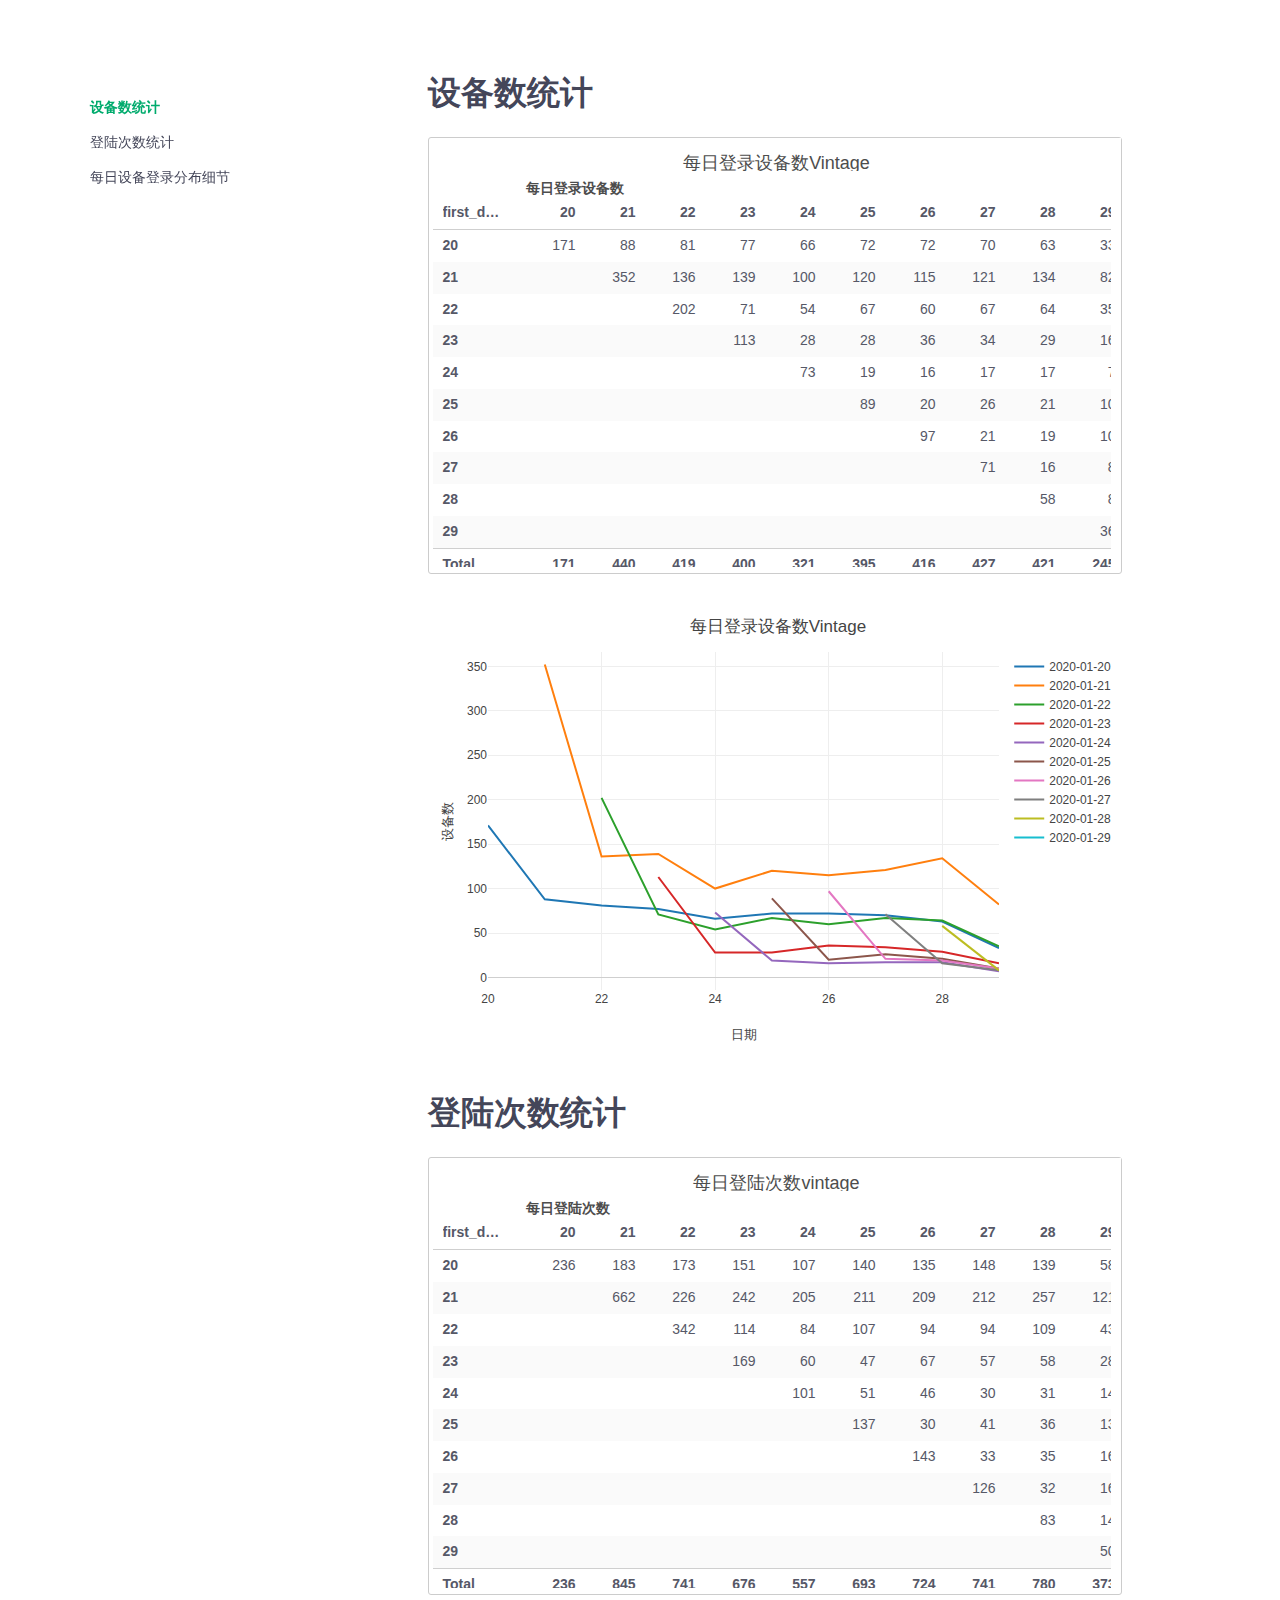
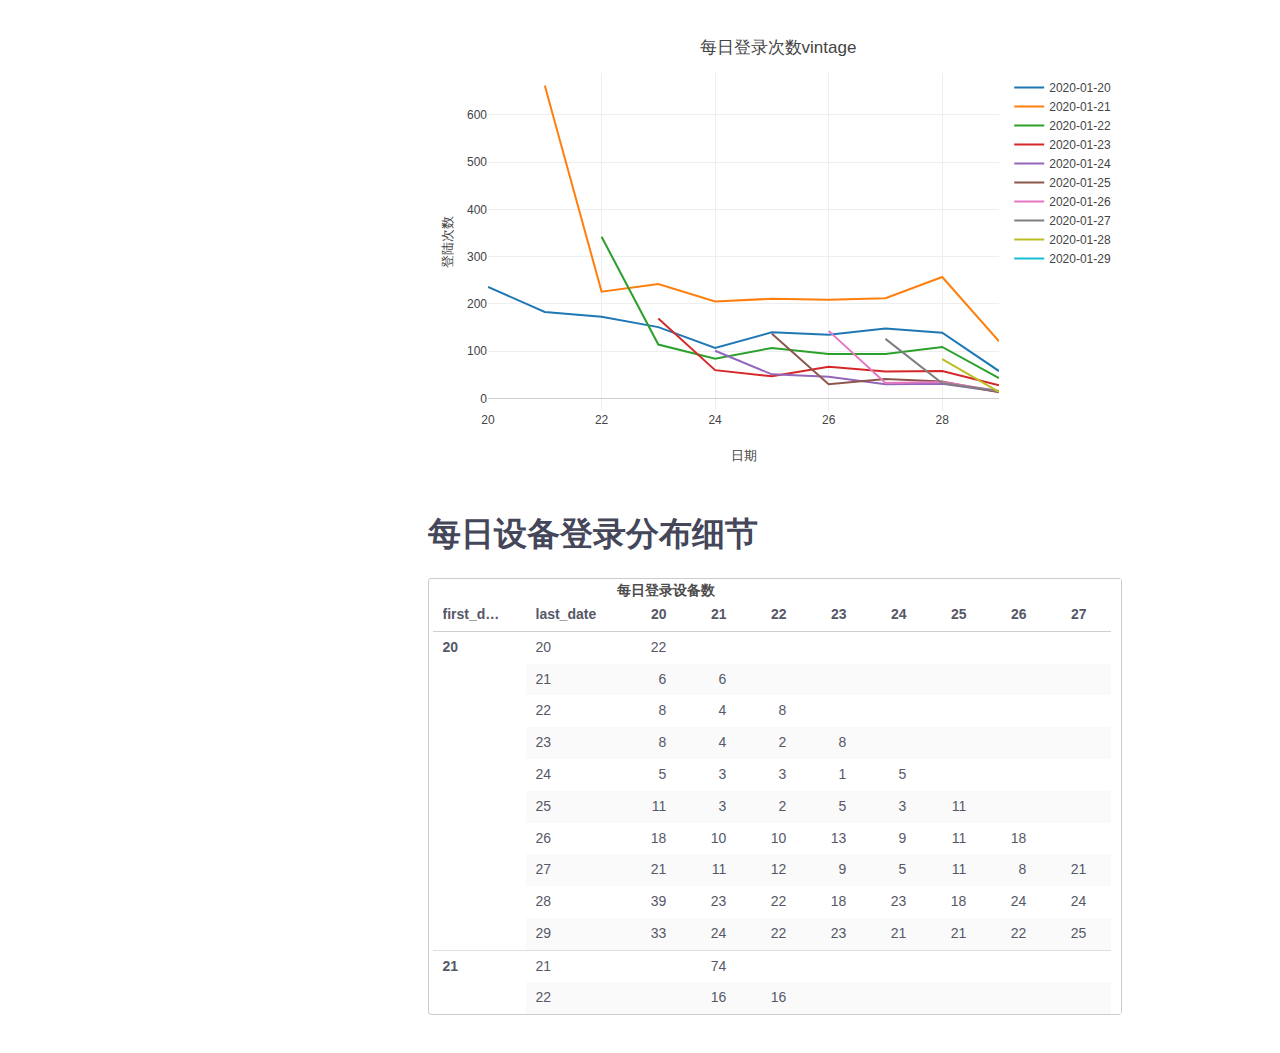
<file: index.html>
<!DOCTYPE html>

<html xmlns="http://www.w3.org/1999/xhtml">

<head>

<meta charset="utf-8" />
<meta http-equiv="Content-Type" content="text/html; charset=utf-8" />
<meta name="generator" content="pandoc" />




<title></title>

<script src="libs/jquery-1.11.3/jquery.min.js"></script>
<meta name="viewport" content="width=device-width, initial-scale=1" />
<link href="libs/bootstrap-3.3.5/css/bootstrap.min.css" rel="stylesheet" />
<script src="libs/bootstrap-3.3.5/js/bootstrap.min.js"></script>
<script src="libs/bootstrap-3.3.5/shim/html5shiv.min.js"></script>
<script src="libs/bootstrap-3.3.5/shim/respond.min.js"></script>
<script src="libs/jqueryui-1.11.4/jquery-ui.min.js"></script>
<link href="libs/tocify-1.9.1/jquery.tocify.css" rel="stylesheet" />
<script src="libs/tocify-1.9.1/jquery.tocify.js"></script>
<script src="libs/navigation-1.1/tabsets.js"></script>
<script src="libs/navigation-1.1/codefolding.js"></script>
<meta name="viewport" content="width=device-width, initial-scale=1.0, maximum-scale=1.0, minimum-scale=1.0, user-scalable=no, target-densityDpi=device-dpi" />
<link href="https://maxcdn.bootstrapcdn.com/font-awesome/4.7.0/css/font-awesome.min.css" rel="stylesheet"></link>
<script src="libs/exploratory/resources/jquery.min.js?cb=cb1580390346687"></script>
<script src="libs/exploratory/resources/d3.min.js?cb=cb1580390346687"></script>
<script src="libs/exploratory/resources/chroma.min.js?cb=cb1580390346687"></script>
<script src="libs/exploratory/resources/viz.min.js?cb=cb1580390346687"></script>
<style  type="text/css">
  /* R output adjustment */
  .viz-container img.r-output {
    /* Cancel styles on the R output chart image.*/
    transform: none!IMPORTANT;
    position: initial!IMPORTANT;
    top: initial!IMPORTANT;
    left: initial!IMPORTANT;
  }
</style>
<script src="libs/exploratory/resources/plotly.min.js?cb=cb1580390346687"></script>
<style  type="text/css">
  /* plotly exploratory extension */
  .js-plotly-plot .plotly .legendpoints  .pointtext  text {
    visibility: hidden!important;
  }
  /**
   * Workaround to make the circles in the legend in even size. 
   * https://community.plot.ly/t/controlling-legend-circle-size-in-bubble-plot/3418
   * https://stackoverflow.com/questions/40098827/r-plotly-version-4-5-2-scatterplot-legend-bubble-size-settings
   * https://stackoverflow.com/questions/524696/how-to-create-a-style-tag-with-javascript
   */
  .legendpoints path.scatterpts[d*="A"] { 
    d: path('M 3.2 0 A 3.2 3.2 0 1 1 0 -3.2 A 3.2 3.2 0 0 1 3.2 0 Z'); 
  }

</style>
<link href="libs/exploratory/resources/pivot.css?cb=cb1580390346687" rel="stylesheet"></link>
<script src="libs/exploratory/resources/jquery.balloon.min.js?cb=cb1580390346687"></script>

<style  type="text/css">
  /* pivot adjustment */
  .pivot-metainfo {
    display:none;
  }
  .viz-container {
   -webkit-font-smoothing: antialiased;
   -moz-osx-font-smoothing: grayscale;
  }
</style>
<script src="libs/exploratory/layout/hpe3mjf6.js"></script>
<script src="libs/exploratory/layout/UKZ0aIO1.js"></script>
<script src="libs/exploratory/layout/qWR6sZn1.js"></script>
<script src="libs/exploratory/layout/Wjf9hjP9.js"></script>
<script src="libs/exploratory/layout/jla8spO0.js"></script>




<style type="text/css">
h1 {
  font-size: 34px;
}
h1.title {
  font-size: 38px;
}
h2 {
  font-size: 30px;
}
h3 {
  font-size: 24px;
}
h4 {
  font-size: 18px;
}
h5 {
  font-size: 16px;
}
h6 {
  font-size: 12px;
}
.table th:not([align]) {
  text-align: left;
}
</style>

<link rel="stylesheet" href="libs/exploratory/resources/note-base.css" type="text/css" />
<link rel="stylesheet" href="libs/exploratory/resources/note-mobile.css" type="text/css" />

</head>

<body>

<style type = "text/css">
.main-container {
  max-width: 940px;
  margin-left: auto;
  margin-right: auto;
}
code {
  color: inherit;
  background-color: rgba(0, 0, 0, 0.04);
}
img {
  max-width:100%;
  height: auto;
}
.tabbed-pane {
  padding-top: 12px;
}
button.code-folding-btn:focus {
  outline: none;
}
</style>



<div class="container-fluid main-container">

<!-- tabsets -->
<script>
$(document).ready(function () {
  window.buildTabsets("TOC");
});
</script>

<!-- code folding -->
<style type="text/css">
.code-folding-btn { margin-bottom: 4px; }
</style>
<script>
$(document).ready(function () {
  window.initializeCodeFolding("hide" === "show");
});
</script>




<script>
$(document).ready(function ()  {

    // move toc-ignore selectors from section div to header
    $('div.section.toc-ignore')
        .removeClass('toc-ignore')
        .children('h1,h2,h3,h4,h5').addClass('toc-ignore');

    // establish options
    var options = {
      selectors: "h1,h2,h3",
      theme: "bootstrap3",
      context: '.toc-content',
      hashGenerator: function (text) {
        // adding '_' for the hash. Somehow single word without special chars corrupts the layout.
        return '_'+text.replace(/[.\\/?&!#<>]/g, '').replace(/\s/g, '_').toLowerCase();
      },
      ignoreSelector: ".toc-ignore",
      scrollTo: 0
    };
    options.showAndHide = false;
    options.smoothScroll = true;

    // tocify
    var toc = $("#TOC").tocify(options).data("toc-tocify");
});
</script>

<style type="text/css">

#TOC {
  margin: 25px 0px 20px 0px;
}
@media (max-width: 768px) {
#TOC {
  position: relative;
  width: 100%;
}
}


div.toc-content {
  padding-left: 80px;
  padding-right: 40px;
  max-width:820px; /* 700px (main body width) + padding left/right */ 
}

div.main-container {
  max-width: 1200px;
}

div.tocify {
  width: 20%;
  max-width: 260px;
  max-height: 85%;
}

@media (min-width: 768px) and (max-width: 991px) {
  div.tocify {
    width: 25%;
  }
  div.toc-content {
    padding-left: 40px;
    padding-right: 40px;
    max-width:770px; /* 700px (main body width) + padding left/right */ 
  }
}

@media (max-width: 767px) {
  div.tocify {
    width: 100%;
    max-width: none;
  }
  div.toc-content {
    width: 100%;
    padding-left: 15px;
    padding-right: 15px;
    max-width:none;
  }
}

.tocify ul, .tocify li {
  line-height: 20px;
}

.tocify-subheader .tocify-item {
  font-size: 0.90em;
  padding-left: 25px;
  text-indent: 0;
}

.tocify .list-group-item {
  border-radius: 0px;
}

.tocify-subheader {
  display: inline;
}
.tocify-subheader .tocify-item {
  font-size: 0.95em;
}

</style>

<!-- setup 3col/9col grid for toc_float and main content  -->
<div class="row-fluid">
<div class="col-xs-12 col-sm-4 col-md-3">
<div id="TOC" class="tocify">
</div>
</div>

<div class="toc-content col-xs-12 col-sm-8 col-md-9">



<style type="text/css">
/* Styles for plain html output with 2-column layout, which is 
   with TOC floating on the left hand side case.  */ 
.main-container {
}

/* Adjust toc styles */
.tocify-subheader .tocify-item {
  padding-left: 15px;
}
/* h3 and lower headers */
.tocify-subheader .tocify-subheader .tocify-item {
  padding-left: 30px;
}
/* override TOC default top margin */
#TOC {
  margin-top: 57px;
  padding-right:20px;
  color: #444659;
}
@media (max-width: 768px) {
  /* shorter top margin for mobile */
  #TOC { 
    margin-top:25px; padding-right:0px;
  }
}


</style>

<div class="fluid-row" id="header">

<div class="btn-group pull-right">
<button type="button" class="btn btn-default btn-xs dropdown-toggle" data-toggle="dropdown" aria-haspopup="true" aria-expanded="false"><span>Code</span> <span class="caret"></span></button>
<ul class="dropdown-menu" style="min-width: 50px;">
<li><a id="rmd-show-all-code" href="#">Show All Code</a></li>
<li><a id="rmd-hide-all-code" href="#">Hide All Code</a></li>
</ul>
</div>




</div>


<div id="设备数统计" class="section level1">
<h1>设备数统计</h1>
<script data-id="viz_1" data-object-name="viz_hpe3mjf6" data-viz="hpe3mjf6" data-height="normal" data-width="normal" ></script><div data-id="viz_1" style="width:100%; height:400px; display:table;margin-bottom:38px" class="viz-rendering-error viz-loading"><div style="width:100%; height:100%; display:table-cell; vertical-align:middle; text-align:center; font-size:14px; color:#999; background-color:white;font-family:sans-serif "><div>Loading... </div></div></div>
<script data-id="viz_2" data-object-name="viz_UKZ0aIO1" data-viz="UKZ0aIO1" data-height="normal" data-width="normal" ></script><div data-id="viz_2" style="width:100%; height:400px; display:table;margin-bottom:38px" class="viz-rendering-error viz-loading"><div style="width:100%; height:100%; display:table-cell; vertical-align:middle; text-align:center; font-size:14px; color:#999; background-color:white;font-family:sans-serif "><div>Loading... </div></div></div>
</div>
<div id="登陆次数统计" class="section level1">
<h1>登陆次数统计</h1>
<script data-id="viz_3" data-object-name="viz_qWR6sZn1" data-viz="qWR6sZn1" data-height="normal" data-width="normal" ></script><div data-id="viz_3" style="width:100%; height:400px; display:table;margin-bottom:38px" class="viz-rendering-error viz-loading"><div style="width:100%; height:100%; display:table-cell; vertical-align:middle; text-align:center; font-size:14px; color:#999; background-color:white;font-family:sans-serif "><div>Loading... </div></div></div>
<script data-id="viz_4" data-object-name="viz_Wjf9hjP9" data-viz="Wjf9hjP9" data-height="normal" data-width="normal" ></script><div data-id="viz_4" style="width:100%; height:400px; display:table;margin-bottom:38px" class="viz-rendering-error viz-loading"><div style="width:100%; height:100%; display:table-cell; vertical-align:middle; text-align:center; font-size:14px; color:#999; background-color:white;font-family:sans-serif "><div>Loading... </div></div></div>
</div>
<div id="每日设备登录分布细节" class="section level1">
<h1>每日设备登录分布细节</h1>
<script data-id="viz_5" data-object-name="viz_jla8spO0" data-viz="jla8spO0" data-height="normal" data-width="normal" ></script><div data-id="viz_5" style="width:100%; height:400px; display:table;margin-bottom:38px" class="viz-rendering-error viz-loading"><div style="width:100%; height:100%; display:table-cell; vertical-align:middle; text-align:center; font-size:14px; color:#999; background-color:white;font-family:sans-serif "><div>Loading... </div></div></div>
</div>

<!-- BEGIN: Exploratory custom footer -->

<script>

var FULL_WIDTH_MARGIN_SIDE = 60;
var $body = $(document.body);
var screenWidth = $body.width();
// The default body max-width is set to 782px so if it is less than 902px 
// (782 + 60 left margin + 60 right margin) we cancel stretching images. 
$('img[width="full"]').each(function() {
  var $elem = $(this);
  if (screenWidth > 902) {
    $elem.attr("width", "");  // remove "full"
    var elemOffsetLeft = $elem.offset().left;
    $elem.css({"width": (screenWidth - (FULL_WIDTH_MARGIN_SIDE*2) )+'px', "max-width": (screenWidth - (FULL_WIDTH_MARGIN_SIDE*2) )+'px', "margin-left": (-1 *(elemOffsetLeft - FULL_WIDTH_MARGIN_SIDE)) + "px" });
  } else {
    $elem.attr("width", "100%"); // replace "full" with "100%"
  }
});

$('a').each(function(index, a){
  var $link = $(this);
  if($link.attr('href') && !$link.attr('href').startsWith('file')){// tab has a with href="file" so exclude tab
    $link.attr('target','_blank'); // make sure link opens another tab or window.
  }
});


</script>

<script>


// Find exploratory vizs
var $vizs = $("script[data-id]");
// View area width. 
var screenWidth = $(document.body).width();
// View area height. 
var screenHeight = $(window).height();

// In case of shared note, the note is loaded in the iframe so the screen
// height is shorter than the actual screen size so we need to adjust it.
// Accessing the parent fails if you open it locally (including opening on desktop) 
// because of the cross origin so just to check. 
if (!/^file:/.test(window.location.href)) {
  var offset = $(window.parent.document).find("iframe.markdown-content-frame").offset();
  if (offset && offset.top) {
    screenHeight+=offset.top;
  }
}

var _generateSnapshot = function() {
  var $elem = $(this); // this <a> tag
  var id = $elem.attr("data-id").replace(/^a\-/, "");
  var objectName = $elem.attr("data-object-name");
  var analyticsName = null;

  var viz = window[objectName];
  if (!window._datauris) 
    window._datauris = {};
  
  // If it is analytics, find the viz metadata in analytics json.
  if (/^analytics_/.test(id)) {
    var vizName = $elem.attr("data-viz");
    // If no corresponding metadata found, just return. 
    if (!viz.vizs[vizName]) {
      return;
    }
    analyticsName = viz.name;
    viz = viz.vizs[vizName].metadata;
  }
  
  if (VizUtil.isPivot(viz.options.marker)) {
      // do nothing.
  } else if (VizUtil.isLeaflet(viz.options.marker)) {
    var map = window._leaflet_map_objs[id];
    var options = {
      exclude: ['.leaflet-control-zoom', '.leaflet-control-attribution', '.info-box'],
      format: 'image/png'
    };
    return map.export(options)
    .then(function(res) {
      window._datauris[id] = res ? res.data : "null";
      return null;
    })
    .catch(function(e){
      window._datauris[id] = "null";
    });
  } else if (VizUtil.isROutput(viz.options.marker)) {
  } else if (VizUtil.isPlotly(viz.options.marker)) {
    // plotly
    var graphDiv = document.querySelector('div[data-id="div-'+id+'"] .js-plotly-plot');
    var origw = graphDiv.clientWidth;
    var origh = graphDiv.scrollHeight;
    var width = 1200; 
    var height = graphDiv.scrollHeight > graphDiv.clientHeight ? width * origh / origw : 800;
    return Plotly.toImage(graphDiv,  {format: "png", width: width, height: height})
    .then(function(res){
      window._datauris[id] = !!res ? res : "null";
    }) 
    .catch(function(e){
      window._datauris[id] = "null";
    });
  }

};

var _processViz = function() {
  
  var $elem = $(this); // This script tag
  var id = $elem.attr("data-id");
  var objectName = $elem.attr("data-object-name");
  // Hide loading placeholer
  // It could match multiple elements if there are same charts.
  $('.viz-loading[data-id="'+id+'"]').hide();
  // Backward compatibility. The rmarkdown renders the old cached data if available.
  $('.viz-rendering-error[id="loading-'+id+'"]').hide();
  
  var viz = window[objectName];
  var vizName = $elem.attr("data-viz");
  var analyticsName = null;

  // If it is analytics, find the viz metadata in analytics json.
  if (/^analytics_/.test(id)) {
    if (viz.vizs[vizName]) {
      analyticsName = viz.name;
      viz = VizUtil.analyticify(viz.vizs[vizName].metadata);
    } else {
      // If no metadata found, just set viz to null. 
      // Usually it shouldn't happen but just in case it happens. #9689
      viz = null;
    }
  }

  var containerWidth = $elem.parent().width();

  // The default body max-width: 782px. 
  // The default body width including margin: 902px (782 + 60(side margin) * 2), 
  var FULL_WIDTH_MARGIN_SIDE = screenWidth > 902 ? 60 : 0;  
  var FULL_HEIGHT_MARGIN_TOP = 10;  

  var isFullHeightMode = false;
  var isFullWidthMode = false;

  // User-specified height
  var userHeightStr = $elem.attr("data-height");
  var userHeight = null;
  if (userHeightStr) {
    if (userHeightStr==="full") {
      isFullHeightMode = true;
      userHeight = screenHeight  - FULL_HEIGHT_MARGIN_TOP;
    } else if (/%$/.test(userHeightStr)) {
      userHeight = parseInt(userHeightStr.replace("%",""));
      userHeight = isNaN(userHeight) ? null : (screenHeight * userHeight / 100) - FULL_HEIGHT_MARGIN_TOP;
    } else {
      userHeight = parseInt(userHeightStr.replace("px",""));
      userHeight = isNaN(userHeight) ? null : userHeight;
    }
  }
  // User-specified width
  var userWidthStr = $elem.attr("data-width");
  var userWidth = null;
  if (userWidthStr) {
    if (userWidthStr==="full") {
      isFullWidthMode = true;
      userWidth = screenWidth - FULL_WIDTH_MARGIN_SIDE*2;
    } else if (/%$/.test(userWidthStr)) {
      userWidth = parseInt(userWidthStr.replace("%",""));
      userWidth = isNaN(userWidth) ? null : (screenWidth * userWidth / 100) - (FULL_WIDTH_MARGIN_SIDE*2);
    } else {
      userWidth = parseInt(userWidthStr.replace("px",""));
      userWidth = isNaN(userWidth) ? null : userWidth;
    }
  }

  // Special handling. If user specified "full" for width and nothing 
  // specified for height, set the height to the screen height. 
  if (isFullWidthMode && !userHeight) {
    userHeight = screenHeight  - FULL_HEIGHT_MARGIN_TOP;
  }

  // Set the min height. If userHeight is available, just use it. 
  // If not, try to set a rectangle shape. Use landscape mode If the screen is 
  // large enough. If small (mobile case), use portrait mode.
  var minHeight = userHeight || (containerWidth<500 ? containerWidth*8/5 : containerWidth*5/8);

  // Insert a viz canvas div right after the script tag.
  var $div = $("<div>").attr('data-id','div-'+id).css({"min-height":minHeight+"px", "margin-bottom":"38px" }).addClass("viz-container markdown-viz-container")   
  $elem.after($div);
  // If viz is not available, render no data and exit. 
  if (!viz) {
    $div.height(minHeight);
    VizUtil.renderNoData($div[0], "No chart data found: "+vizName);
    // Mark it as rendered.
    window._vizRenderingStatus[id] = true;  
    return;
  } 
 
  // Add a border to table/pivot
  if ( /^(table|pivot)$/.test(viz.options.marker)) {
    $div.css({"border-radius":"3px", "border":"1px solid rgb(204,204,204)", "padding":"0px 0px 0px 4px"});
  }
  // If plotly viz, add white background color to make viz visible on TOC
  // if the viz width="full".
  if (! /^(table|pivot|map|maphmap|geojson)/.test(viz.options.marker)) {
    $div.css({"background-color": "#ffffff"});
  }


  var $trigger = $("<a>").attr({'data-id':'a-'+id, 'data-viz':vizName, 'data-object-name':objectName}).addClass("viz-snapshot-trigger").click(_generateSnapshot);
  $elem.after($trigger);   

  var divWidth  = $div.width(); 
  var divHeight = $div.height();
  var width = userWidth ||  divWidth;
  var height = userHeight || divHeight

  // If no scroll specified for height, not to set hight to let the div 
  // expand to fit the content without the vertical scrollbar. 

  // allow full height setting only if 
  // 1. the viz is either pivot or table, or 
  // 2. plotly chart with repeating.
  var allowFullHeight = !!viz.options.facet || /^(table|pivot)$/.test(viz.options.marker);
  if (isFullHeightMode && allowFullHeight) {
    // In case of full height setting, not to specify height. 
  } else if (!userHeight && VizUtil.isROutput(viz.options.marker)) {
    // In case of R-based output chart and hight is not specified explicitly 
    // by user, not to set the height to use the full chart area div width. #14492. 
  } else {
    $div.css({'height': height+'px'});
  }

  $div.css({'width': width+'px'});

  // If the width is given by user, adjust the left margin to locate the viz 
  // in the center. If it is in the full width mode, adjust the margin based 
  // on the screen size. 
  if (isFullWidthMode) {
    $div.css('margin-left', ((-1 * ($div.offset().left - FULL_WIDTH_MARGIN_SIDE)) + 'px'));
  } else if (userWidth && userWidth !== divWidth) {
    $div.css('margin-left', ((userWidth - divWidth) / 2 * -1 ) + 'px');
  }

  // in case of facet, make the viz width a bit smaller for the vert scroll bar. 
  viz.options.width = (!viz.options.facet ? width : width-20);
  viz.options.height= height;

  // Show no data message if data is empty. 
  // Some chart can render its own no data message so bypass for those cases. 
  if (VizUtil.shouldRenderNoData(viz.options.data, viz.options)) {
    VizUtil.renderNoData($div[0]);
    // Mark it as rendered.
    window._vizRenderingStatus[id] = true;    
    return;
  }

  if (VizUtil.isPivot(viz.options.marker)) {
    // Render pivot table
    PivotTableGenerator.render(viz.options, viz.options.data, $div[0]);
    // adjust height 
    var pTitleHeight = $div.find('.pivot-title').outerHeight(true); 
    if ($div.find('.pivot-title').hasClass("hidden")) {
      pTitleHeight = 0;
    }
    var pColTitleHeight = $div.find('.pivot-col-title').outerHeight(true);
    if ($div.find('.pivot-col-title').hasClass("hidden")) {
      pColTitleHeight = 0;
    }
    var pHeaderHeight = $div.find('.pivot-table-frame.pivot-table-col-header-frame').outerHeight();
    var pBodyHeight = $div.find('.pivot-table-frame.pivot-table-body-frame').outerHeight();
    var horizScrollBarHeight = 18;
    var pHeight = pTitleHeight + pColTitleHeight + pHeaderHeight + pBodyHeight + horizScrollBarHeight;
    //console.log(pTitleHeight + " " +pColTitleHeight + " " + pHeaderHeight + " " + pBodyHeight + " " + pHeight + " " + $div.height())
    if (viz.options.marker==="singlevalue"){
      $div.css({'height':'120px', 'min-height':'120px'});
    } else if (pHeight < $div.height()) {
      $div.css({"height": (pHeight)+'px', "min-height":""});
    }

  } else if (VizUtil.isLeaflet(viz.options.marker)) {
    // Render leaflet map
    switch (viz.options.marker) {
      case 'map':
      case 'maphmap':
        $div.parent().parent().css({"background-color":"#fff"});
        MapGenerator.render(viz.options, viz.options.data, $div[0]);
        break;
      case 'geojson':
        $div.parent().parent().css({"background-color":"#fff"});
        var geojsonObjectName = 'geojson_' + viz.options.geojson; 
        MapGenerator.render(viz.options, viz.options.data, $div[0], window[geojsonObjectName]);
        break;
      default:
        break;
    }
  } else if (VizUtil.isROutput(viz.options.marker)) {
    // Locate the image in center.
    $div.css({'text-align': 'center'});
    // Render R output
    ROutputGenerator.render(viz.options, {"outputFile": [ "libs/exploratory/layout_output/"+ (analyticsName ? analyticsName+"-" : "") + viz.name+".png"]}, $div[0], true);
  } else if (VizUtil.isPlotly(viz.options.marker)) {
    // Render plotly graph
    $div.css({"overflow-y":"auto"});
    PlotlyGraphGenerator.render(viz.options, viz.options.data, $div[0], true);
  }

  // Mark it as rendered.
  window._vizRenderingStatus[id] = true;
}

// Track the viz rendering status. 
window._vizRenderingStatus = {};

$vizs.each(function(index) {
  window._vizRenderingStatus[$(this).attr("data-id")] = false;
  setTimeout(_processViz.bind(this) ,50);
});


</script>
<!-- END: Exploratory custom footer -->


</div>
</div>

</div>

<script>

// add bootstrap table styles to pandoc tables
function bootstrapStylePandocTables() {
  $('tr.header').parent('thead').parent('table').addClass('table table-condensed');
}
$(document).ready(function () {
  bootstrapStylePandocTables();
});


</script>


</body>
</html>
</file>
<file: libs/exploratory/resources/pivot.css>
/* pivot */
/* Make this css compatible because it needs to be embedded in server side and note. */
/* Also, please do not use scss variables. */

.pivot-view {
  margin-top:0px;
  width: 100%;
  height: 100%;
  overflow: hidden;
  border-right: 5px solid transparent; /* margin-right somehow doesn't work with width:100% */
  font-size:14px;
  background-color: #fff;
  position:relative;
  padding-top:27px;
}

.pivot-col-header-view {
  width: 100%;
  height: 28px;
  border-right: 5px solid transparent; /* margin-right somehow doesn't work with width:100% */
  font-size:14px;
  background-color: #fff;
  position: absolute;
  left:0;
  top:0;
  overflow-x: hidden; 
  overflow-y: hidden;
}

.pivot-body-view {
  width: 100%;
  height: 100%; /*calc( 100% - 28px );*/
  overflow: auto;
  border-right: 5px solid transparent; /* margin-right somehow doesn't work with width:100% */
  font-size:14px;
  background-color: #fff;
  position:relative;
}  


.pivot-table-frame {
  display:table;
}
.pivot-table-frame .pivot-row {
  display:table-row;
}
.pivot-table-frame .pivot-row .pivot-cell {
  display:table-cell;
}

.pivot-view .pivot-table-frame .pivot-row .pivot-cell {
  /* border-right: 1px solid #dfdfdf;*/
  /* border-bottom: 1px solid #dfdfdf;*/
  background-color: #fff;
  padding: 4px 10px;
  min-width: 60px;
  max-width: 150px;
  overflow: hidden;
  text-overflow: ellipsis;
  text-align:right;
  white-space: nowrap;
  font-family: 'Helvetica Neue', Arial, Helvetica, "ヒラギノ角ゴ Pro W3", "Hiragino Kaku Gothic Pro", "ヒラギノ角ゴシック","Hiragino Sans", "Hiragino Kaku Gothic", "Meiryo UI", "メイリオ", Meiryo, "ＭＳ Ｐゴシック", "MS PGothic", sans-serif;
}
.pivot-view .pivot-table-frame .pivot-row .pivot-cell.text-col {
  text-align:left; 
}


.pivot-view .pivot-table-frame .pivot-row:nth-of-type(2n+1) .pivot-cell{
  background-color:#fafafa;
}

.pivot-view .pivot-table-frame .pivot-row .pivot-cell:first-of-type {
  /* border-left: 1px solid #dfdfdf;*/
}
.pivot-view .pivot-table-frame .pivot-row .pivot-cell.header {
  /* background-color: #f0f0f0;*/
  text-align:right; /* same alignment as measure numbers*/
  font-weight: bold;
  /* max-width: 150px;*/
  background-color: #fff;
  border-bottom: 1px solid #cfcfcf;
  /* font-family:Georgia, Palatino, serif;*/
}


.pivot-view .pivot-table-frame .pivot-row .pivot-cell.total {
  text-align:right; 
  font-weight: bold;
  background-color: #fff;
  border-top: 1px solid #cfcfcf;
}
.pivot-view .pivot-table-frame .pivot-row .pivot-cell.total.text-col {
  text-align:left; 
}
.pivot-view .pivot-table-frame .pivot-row .pivot-cell.row-total{
  border-top: 0px;
  font-weight: bold;
  text-align:right; 
}
.pivot-view .pivot-table-frame .pivot-row .pivot-cell.row-total.text-col{
  text-align:left; 
}


.pivot-view .pivot-table-frame .pivot-row .pivot-cell.row-header {
  text-align:left; 
  padding-right:20px;
  max-width: 250px;
}

.pivot-view .pivot-table-frame .pivot-row .pivot-cell.row-header.wrap {
  white-space:initial;
  min-width:250px; /* set the same value with max-width above to make it fix size */ 
  padding-right:5px;
}

.pivot-view .pivot-table-frame .pivot-row .pivot-cell.row-header.wrap-responsive-width {
  white-space:initial;
  padding-right:5px;
}

.pivot-view .pivot-table-frame .pivot-row .pivot-cell.header.col-header {
  cursor:pointer;
  position:relative;
}

.pivot-view .pivot-table-frame .pivot-row .pivot-cell.header.col-header.with-sort > .pivot-cell-text > i{
  position:absolute;
  top: 7px;
  right: 0;
}

.pivot-view .pivot-table-frame .pivot-row .pivot-cell.header.col-header.text-col,
.pivot-view .pivot-table-frame .pivot-row .pivot-cell.header.row-header.text-col {
  text-align:left; 
}

.pivot-view .pivot-table-frame .pivot-row .pivot-cell.row-header.no-bottom-border {
  border-bottom:0px solid white;
}

.pivot-view .pivot-table-frame .pivot-row .pivot-cell.row-header.bottom-border {
  border-bottom:1px solid #dfdfdf;
}
.pivot-view .pivot-table-frame .pivot-row .pivot-cell.bottom-border {
  border-bottom:1px solid #dfdfdf;
}

.pivot-view .pivot-table-frame .pivot-row .pivot-cell.header.row-header {
  text-align:left; 
  max-width: 250px;
}

/* table case */
.pivot-view.type-table .pivot-table-frame .pivot-row .pivot-cell {
  /* text-align:left; */ 
  max-width: 400px;
}

.pivot-view .pivot-table-frame .pivot-row .pivot-cell.row-header.grouped {
  background-color:#fff; 
}
.pivot-view .pivot-table-frame .pivot-row .pivot-cell.row-header.thick {
  font-weight:bold; 
}


.pivot-view .pivot-table-frame .pivot-row:first-of-type .pivot-cell {
  /* border-top: 1px solid #dfdfdf;*/
  text-align:right;
}

.pivot-view .pivot-table-frame .pivot-row .pivot-cell a ,
.pivot-view .pivot-table-frame .pivot-row .pivot-cell a:hover,
.pivot-view .pivot-table-frame .pivot-row .pivot-cell a:active,
.pivot-view .pivot-table-frame .pivot-row .pivot-cell a:focus {
  color: inherit;
  text-decoration: underline;
}

.pivot-view .pivot-table-frame .pivot-row .pivot-cell a.no-text-deco {
  text-decoration: none;
}

.pivot-metainfo {
  margin-top: -22px;
  position: absolute;
  height:18px;
  font-size: 12px;
  color: #999;
  font-family: 'Helvetica Neue', Arial, Helvetica, "ヒラギノ角ゴ Pro W3", "Hiragino Kaku Gothic Pro", "ヒラギノ角ゴシック","Hiragino Sans", "Hiragino Kaku Gothic", "Meiryo UI", "メイリオ", Meiryo, "ＭＳ Ｐゴシック", "MS PGothic", sans-serif;
  padding-left:11px;
  background-color: #fff;
}
.pivot-metainfo.with-title {
  margin-top: -10px;
}

.pivot-title {
  height: 33px;
  text-align: center;
  font-size: 18px;
  font-weight: 500;
  padding-top: 10px;
  white-space: nowrap;
  overflow: hidden;
  text-overflow: ellipsis;
  color: #4d4d4d;
  font-family: 'Helvetica Neue', Arial, Helvetica, "ヒラギノ角ゴ Pro W3", "Hiragino Kaku Gothic Pro", "ヒラギノ角ゴシック","Hiragino Sans", "Hiragino Kaku Gothic", "Meiryo UI", "メイリオ", Meiryo, "ＭＳ Ｐゴシック", "MS PGothic", sans-serif;
  background-color: #fff;
  margin-bottom:6px;

}    
.pivot-title.hidden {
  display: none;
}

.pivot-col-title {
  height: 20px;
  font-size:14px;
  padding-left:10px;
  text-align: left;
  font-weight: bold;
  white-space: nowrap;
  overflow: hidden;
  text-overflow: ellipsis;
  color: #4d4d4d;
  font-family: 'Helvetica Neue', Arial, Helvetica, "ヒラギノ角ゴ Pro W3", "Hiragino Kaku Gothic Pro", "ヒラギノ角ゴシック","Hiragino Sans", "Hiragino Kaku Gothic", "Meiryo UI", "メイリオ", Meiryo, "ＭＳ Ｐゴシック", "MS PGothic", sans-serif;
  background-color: #fff;
}    
.pivot-col-title.hidden {
  display: none;
}



.pivot-table-frame.pivot-data-popover .pivot-row .pivot-cell {
}
.pivot-table-frame.pivot-data-popover  .pivot-row .pivot-cell.value-cell {
  color: #111;
  font-weight:bold;
  
}

.pivot-balloon-style {
  border: 1px solid #ddd;
  border-radius: 2px;
  padding: 10px 8px;
  font-size: 14px;
  font-weight: normal;
  background-color: #fff;
  color: #555;
  box-shadow: 2px 2px 1px #ddd;
  z-index: 1050; /* VizPreviewDialog uses 1040 so it should be bigger than that. */
}


.pivot-col-header-view .pivot-cell.header .pivot-cell-text {
  text-overflow: ellipsis;
  overflow:hidden;
  width: 100%;
}


.pivot-body-view .pivot-cell.header.col-header, .pivot-body-view .pivot-cell.header.row-header {
  height: 0px!important;
  overflow:hidden;
  padding-top:0px;
  padding-bottom:0px;
  line-height:0px;
}
.pivot-body-view .pivot-cell.header.col-header .pivot-cell-text, .pivot-body-view .pivot-cell.header.row-header .pivot-cell-text {
  height: 0px!important;
  overflow:hidden;
  text-overflow: ellipsis;
  display: inline-block;
  width: 100%;
}


.single-value-box {
  width:100%;
  position:relative;
  display: table;
}

.single-value-box .single-value-innerbox {
  border-radius:2px;
  font-family: "Helvetica Neue", Arial, Helvetica, "ヒラギノ角ゴ Pro W3", "Hiragino Kaku Gothic Pro", "ヒラギノ角ゴシック","Hiragino Sans", "Hiragino Kaku Gothic", "Meiryo UI", "メイリオ", Meiryo, "ＭＳ Ｐゴシック", "MS PGothic", sans-serif;
  display:table-cell;
  vertical-align:middle;

}
.single-value-box .single-value-innerbox .single-value-text {
  font-size:38px;
  line-height:1.2em;
  font-weight:bold;
  margin-bottom:10px;
  white-space:nowrap;
  overflow:hidden;
  text-overflow:ellipsis;
}
.single-value-box .single-value-innerbox .single-value-caption {
  font-size:15px;
  line-height:1.3em;
  white-space:nowrap;
  overflow:hidden;
  text-overflow:ellipsis;
}
.single-value-box .single-value-icon{
  position:absolute;
  top:25px;
  right:25px;
  font-size:80px;
  color:rgba(0, 0, 0, 0.15);
}
</file>
<file: libs/exploratory/resources/note-base.css>
/* styles for html output */ 

@font-face {
  font-family: octicons-link;
  src: url([data-uri]) format('woff');
}

.main-container {
  -ms-text-size-adjust: 100%;
  -webkit-text-size-adjust: 100%;
  -webkit-font-smoothing: antialiased;
  line-height: 1.7;
  color:#565867; 
  font-family: "Helvetica Neue", Arial, Helvetica, "ヒラギノ角ゴシック","Hiragino Sans", "メイリオ", Meiryo, "ＭＳ Ｐゴシック", "MS PGothic", sans-serif;
  font-size: 17px;
  word-wrap: break-word;
  padding-top:30px;
}

.main-container .viz-container, .main-container table {
  font-family: "Helvetica Neue", Arial, Helvetica, "ヒラギノ角ゴシック","Hiragino Sans", "メイリオ", Meiryo, "ＭＳ Ｐゴシック", "MS PGothic", sans-serif;
}
.main-container .pl-c {
  color: #6a737d;
}

.main-container .pl-c1,
.main-container .pl-s .pl-v {
  color: #005cc5;
}

.main-container .pl-e,
.main-container .pl-en {
  color: #6f42c1;
}

.main-container .pl-smi,
.main-container .pl-s .pl-s1 {
  color: #24292e;
}

.main-container .pl-ent {
  color: #22863a;
}

.main-container .pl-k {
  color: #d73a49;
}

.main-container .pl-s,
.main-container .pl-pds,
.main-container .pl-s .pl-pse .pl-s1,
.main-container .pl-sr,
.main-container .pl-sr .pl-cce,
.main-container .pl-sr .pl-sre,
.main-container .pl-sr .pl-sra {
  color: #032f62;
}

.main-container .pl-v,
.main-container .pl-smw {
  color: #e36209;
}

.main-container .pl-bu {
  color: #b31d28;
}

.main-container .pl-ii {
  color: #fafbfc;
  background-color: #b31d28;
}

.main-container .pl-c2 {
  color: #fafbfc;
  background-color: #d73a49;
}

.main-container .pl-c2::before {
  content: "^M";
}

.main-container .pl-sr .pl-cce {
  font-weight: bold;
  color: #22863a;
}

.main-container .pl-ml {
  color: #735c0f;
}

.main-container .pl-mh,
.main-container .pl-mh .pl-en,
.main-container .pl-ms {
  font-weight: bold;
  color: #005cc5;
}

.main-container .pl-mi {
  font-style: italic;
  color: #24292e;
}

.main-container .pl-mb {
  font-weight: bold;
  color: #24292e;
}

.main-container .pl-md {
  color: #b31d28;
  background-color: #ffeef0;
}

.main-container .pl-mi1 {
  color: #22863a;
  background-color: #f0fff4;
}

.main-container .pl-mc {
  color: #e36209;
  background-color: #ffebda;
}

.main-container .pl-mi2 {
  color: #f6f8fa;
  background-color: #005cc5;
}

.main-container .pl-mdr {
  font-weight: bold;
  color: #6f42c1;
}

.main-container .pl-ba {
  color: #586069;
}

.main-container .pl-sg {
  color: #959da5;
}

.main-container .pl-corl {
  text-decoration: underline;
  color: #032f62;
}

.main-container .octicon {
  display: inline-block;
  vertical-align: text-top;
  fill: currentColor;
}

.main-container a {
  background-color: transparent;
  -webkit-text-decoration-skip: objects;
}

.main-container a:active,
.main-container a:hover {
  outline-width: 0;
}

.main-container strong {
  font-weight: inherit;
}

.main-container strong {
  font-weight: bolder;
}


.main-container img {
  border-style: none;
}

.main-container .figure {
  margin-bottom: 38px;
}

.main-container svg:not(:root) {
  overflow: hidden;
}

.main-container code,
.main-container kbd,
.main-container pre {
  font-family: Menlo, Monaco, "Courier New", Courier, monospace;
  font-size: 1em;
}

.main-container hr {
  box-sizing: content-box;
  height: 0;
  overflow: visible;
}

.main-container input {
  font: inherit;
  margin: 0;
}

.main-container input {
  overflow: visible;
}

.main-container [type="checkbox"] {
  box-sizing: border-box;
  padding: 0;
}

.main-container * {
  box-sizing: border-box;
}

.main-container input {
  font-family: inherit;
  font-size: inherit;
  line-height: inherit;
}

.main-container a {
  color: #00ab6d;
  text-decoration: none;

}

.main-container .nav-tabs>li>a {
  color: #00ab6d;
}

.main-container .nav-tabs>li.active>a {
  color: #555;
}

.main-container a:hover {
  text-decoration: underline;
}

.main-container strong {
  font-weight: 600;
}

.main-container hr {
  height: 0;
  margin: 15px 0;
  overflow: hidden;
  background: transparent;
  border: 0;
  border-bottom: 1px solid #dfe2e5;
}

.main-container hr::before {
  display: table;
  content: "";
}

.main-container hr::after {
  display: table;
  clear: both;
  content: "";
}

.main-container table {
  border-spacing: 0;
  border-collapse: collapse;
}

.main-container td,
.main-container th {
  padding: 0;
}

/* Plain table support. Overriding bootstrap table style */
.main-container .table>tbody>tr>td, 
.main-container .table>tbody>tr>th, 
.main-container .table>tfoot>tr>td, 
.main-container .table>tfoot>tr>th, 
.main-container .table>thead>tr>td, 
.main-container .table>thead>tr>th {
  border-top:1px solid #dfe2e5;
  border-bottom:1px solid #dfe2e5;
  border-left:1px solid #dfe2e5;
  border-right:1px solid #dfe2e5;
}

.main-container .table>caption+thead>tr:first-child>td, 
.main-container .table>caption+thead>tr:first-child>th, 
.main-container .table>colgroup+thead>tr:first-child>td, 
.main-container .table>colgroup+thead>tr:first-child>th, 
.main-container .table>thead:first-child>tr:first-child>td, 
.main-container .table>thead:first-child>tr:first-child>th {
  border-top:1px solid #dfe2e5;
  border-bottom:1px solid #dfe2e5;
  border-left:1px solid #dfe2e5;
  border-right:1px solid #dfe2e5;
} 

/* Restore the table styles for kable/pagedtable table types */
.main-container .pagedtable .table>tbody>tr>td, 
.main-container .pagedtable .table>tbody>tr>th, 
.main-container .pagedtable .table>tfoot>tr>td, 
.main-container .pagedtable .table>tfoot>tr>th, 
.main-container .pagedtable .table>thead>tr>td,
.main-container .pagedtable .table>thead>tr>th,
.main-container .kable-table .table>tbody>tr>td, 
.main-container .kable-table .table>tbody>tr>th, 
.main-container .kable-table .table>tfoot>tr>td, 
.main-container .kable-table .table>tfoot>tr>th, 
.main-container .kable-table .table>thead>tr>td,
.main-container .kable-table .table>thead>tr>th {
  border-top: 1px solid #ddd;
  border-bottom:0;
  border-left:0;
  border-right:0;
}

.main-container .pagedtable .table>caption+thead>tr:first-child>td, 
.main-container .pagedtable .table>caption+thead>tr:first-child>th, 
.main-container .pagedtable .table>colgroup+thead>tr:first-child>td, 
.main-container .pagedtable .table>colgroup+thead>tr:first-child>th, 
.main-container .pagedtable .table>thead:first-child>tr:first-child>td, 
.main-container .pagedtable .table>thead:first-child>tr:first-child>th,
.main-container .kable-table .table>caption+thead>tr:first-child>td, 
.main-container .kable-table .table>caption+thead>tr:first-child>th, 
.main-container .kable-table .table>colgroup+thead>tr:first-child>td, 
.main-container .kable-table .table>colgroup+thead>tr:first-child>th, 
.main-container .kable-table .table>thead:first-child>tr:first-child>td, 
.main-container .kable-table .table>thead:first-child>tr:first-child>th {
  border-top: 0;
  border-bottom:0;
  border-left:0;
  border-right:0;
}

.main-container .pagedtable .table>thead>tr>th ,
.main-container .pagedtable .table>thead:first-child>tr:first-child>th,
.main-container .kable-table .table>thead>tr>th ,
.main-container .kable-table .table>thead:first-child>tr:first-child>th {
  border-bottom:2px solid #ddd;
}

.main-container li {
  margin-left: 15px;
  margin-bottom: 5px;
}
.main-container li:first-child {
  margin-top: 5px;
}

.main-container blockquote {
  margin: 0;
}

.main-container ul,
.main-container ol {
  padding-left: 0;
  margin-top: 0;
  margin-bottom: 0;
}

.main-container ol ol,
.main-container ul ol {
  list-style-type: lower-roman;
}

.main-container ul ul ol,
.main-container ul ol ol,
.main-container ol ul ol,
.main-container ol ol ol {
  list-style-type: lower-alpha;
}

.main-container dd {
  margin-left: 0;
}

.main-container code {
  font-family: Menlo, Monaco, "Courier New", Courier, monospace;
  font-size: 12px;
}

.main-container pre {
  margin-top: 0;
  margin-bottom: 0;
  font: 12px Menlo, Monaco, "Courier New", Courier, monospace;
}

.main-container .octicon {
  vertical-align: text-bottom;
}

.main-container .pl-0 {
  padding-left: 0 !important;
}

.main-container .pl-1 {
  padding-left: 4px !important;
}

.main-container .pl-2 {
  padding-left: 8px !important;
}

.main-container .pl-3 {
  padding-left: 16px !important;
}

.main-container .pl-4 {
  padding-left: 24px !important;
}

.main-container .pl-5 {
  padding-left: 32px !important;
}

.main-container .pl-6 {
  padding-left: 40px !important;
}

.main-container::before {
  display: table;
  content: "";
}

.main-container::after {
  display: table;
  clear: both;
  content: "";
}

.main-container>*:first-child {
  margin-top: 0 !important;
}

.main-container>*:last-child {
  margin-bottom: 0 !important;
}

.main-container a:not([href]) {
  color: inherit;
  text-decoration: none;
}

.main-container .anchor {
  float: left;
  padding-right: 4px;
  margin-left: -20px;
  line-height: 1;
}

.main-container .anchor:focus {
  outline: none;
}

.main-container blockquote,
.main-container ul,
.main-container ol,
.main-container dl,
.main-container table,
.main-container pre {
  margin-top: 0;
  margin-bottom: 1.4em; 
}

.main-container blockquote {
  font-size: 17px;
}

.main-container p {
  margin-top: 0;
  margin-bottom: 1.4em;
}

.main-container hr {
  height: 0.25em;
  padding: 0;
  margin: 24px 0;
  background-color: #e1e4e8;
  border: 0;
}

.main-container blockquote {
  padding: 0 1em;
  color: #6a737d;
  border-left: 0.25em solid #dfe2e5;
}

.main-container blockquote>:first-child {
  margin-top: 0;
}

.main-container blockquote>:last-child {
  margin-bottom: 0;
}

.main-container kbd {
  display: inline-block;
  padding: 3px 5px;
  font-size: 11px;
  line-height: 10px;
  color: #444d56;
  vertical-align: middle;
  background-color: #fafbfc;
  border: solid 1px #c6cbd1;
  border-bottom-color: #959da5;
  border-radius: 3px;
  box-shadow: inset 0 -1px 0 #959da5;
}

.main-container h1,
.main-container h2,
.main-container h3,
.main-container h4,
.main-container h5,
.main-container h6 {
  margin: 1.7em 0 1.0em 0;
  line-height:1.24; 
  color:#444659; 
  font-weight: 600;
}

.main-container h1 .octicon-link,
.main-container h2 .octicon-link,
.main-container h3 .octicon-link,
.main-container h4 .octicon-link,
.main-container h5 .octicon-link,
.main-container h6 .octicon-link {
  color: #1b1f23;
  vertical-align: middle;
  visibility: hidden;
}

.main-container h1:hover .anchor,
.main-container h2:hover .anchor,
.main-container h3:hover .anchor,
.main-container h4:hover .anchor,
.main-container h5:hover .anchor,
.main-container h6:hover .anchor {
  text-decoration: none;
}

.main-container h1:hover .anchor .octicon-link,
.main-container h2:hover .anchor .octicon-link,
.main-container h3:hover .anchor .octicon-link,
.main-container h4:hover .anchor .octicon-link,
.main-container h5:hover .anchor .octicon-link,
.main-container h6:hover .anchor .octicon-link {
  visibility: visible;
}

.main-container h1 {
  border-bottom: 1px solid transparent;
  font-size: 33px; 
  margin: 1.3em 0 0.67em;
}

.main-container h2 {
  font-size: 22px; 
  border-bottom: 1px solid transparent;
}

.main-container h3 {
  font-size: 20px; 
}

.main-container h4 {
  font-size: 18px;
  color: #6a737d;
}

.main-container h5 {
  font-size: 1.1em;
  color: #6a737d;
}

.main-container h6 {
  font-size: 0.8em;
  color: #6a737d;
  font-weight: normal;
}

.main-container ul,
.main-container ol {
  padding-left: 2em;
}

.main-container ul ul,
.main-container ul ol,
.main-container ol ol,
.main-container ol ul {
  margin-top: 0;
  margin-bottom: 0;
}

.main-container p.caption {
  font-size:0.8em;
  margin-top:4px;
  color:#999999;
  /* Center align doesn't work well. It aligns to the center of the whole text area, not aligned to the image. */
  /* text-align:center; */
}

.main-container li>p {
  margin-top: 24px;
}

.main-container dl {
  padding: 0;
}

.main-container dl dt {
  padding: 0;
  margin-top: 24px;
  font-size: 1em;
  font-style: italic;
  font-weight: 600;
}

.main-container dl dd {
  padding: 0 16px;
  margin-bottom: 24px;
}

.main-container img {
  max-width: 100%;
  box-sizing: content-box;
  background-color: #fff;
}

.main-container code {
  padding: 0;
  padding-top: 0.2em;
  padding-bottom: 0.2em;
  margin: 0;
  font-size: 85%;
  background-color: rgba(27,31,35,0.05);
  border-radius: 3px;
}

.main-container code::before,
.main-container code::after {
  letter-spacing: -0.2em;
  content: "\00a0";
}

.main-container pre {
  word-wrap: normal;
}

.main-container pre>code {
  padding: 0;
  margin: 0;
  font-size: 100%;
  word-break: normal;
  white-space: pre-wrap;
  background: transparent;
  border: 0;
}

.main-container .highlight {
  margin-bottom: 24px;
}

.main-container .highlight pre {
  margin-bottom: 0;
  word-break: normal;
}

.main-container .highlight pre,
.main-container pre {
  padding: 24px;
  overflow: auto;
  font-size: 85%;
  line-height: 1.45;
  background-color: #f8f8f8!important;
  border-radius: 3px;
  border: none;
}

.main-container pre code {
  display: inline;
  max-width: auto;
  padding: 0;
  margin: 0;
  overflow: visible;
  line-height: inherit;
  word-wrap: normal;
  background-color: transparent;
  border: 0;
}

@media (max-width : 766px) { 
  /* Avoid having very wide content width on mobile #14646 */
  .main-container pre code {
    word-break: break-all;
  }
}

.main-container pre code::before,
.main-container pre code::after {
  content: normal;
}

.main-container .full-commit .btn-outline:not(:disabled):hover {
  color: #005cc5;
  border-color: #005cc5;
}

.main-container kbd {
  display: inline-block;
  padding: 3px 5px;
  font: 11px Menlo, Monaco, "Courier New", Courier, monospace;
  
  line-height: 10px;
  color: #444d56;
  vertical-align: middle;
  background-color: #f8f8f8;
  border: solid 1px #d1d5da;
  border-bottom-color: #c6cbd1;
  border-radius: 3px;
  box-shadow: inset 0 -1px 0 #c6cbd1;
}

.main-container :checked+.radio-label {
  position: relative;
  z-index: 1;
  border-color: #0366d6;
}

.main-container .task-list-item {
  list-style-type: none;
}

.main-container .task-list-item+.task-list-item {
  margin-top: 3px;
}

.main-container .task-list-item input {
  margin: 0 0.2em 0.25em -1.6em;
  vertical-align: middle;
}

.main-container hr {
  border-bottom-color: #eaecef;
  height:1px; 
  width:80%;
  margin-left:auto; 
  margin-right:auto;
  margin-top:48px; 
  margin-bottom:48px;
}

.main-container ul.nav li {
  margin: 10px 0 -2px 0;
}

.main-container ul.nav > a {
  color: #00ab6d;
}

.main-container ul.nav {
  padding-left: 0;
}

.main-container .nav-pills>li.active>a, 
.main-container .nav-pills>li.active>a:focus,
.main-container .nav-pills>li.active>a:hover {
  background-color: #00ab6d;
  color: #fff;
}

.main-container .nav-pills>li>a {
  color: #00ab6d;
}

/* TOC styles */

div.tocify {
  border:0;
}

#TOC ul  {
  margin-bottom:0;
}
.tocify-header {
  text-indent:0;
}

div.tocify ul {
  font-size: 14px;
  padding-left:0;
}

#TOC ul li {
}
/* use green for active item background */
#TOC .list-group-item.active, .list-group-item.active:focus, .list-group-item.active:hover { 
  background-color: transparent;
  color: #00ab6d;
  font-weight:bold;
}


/* for table output in general such as directly calling kable() */
.main-container table {
  /* Changed to use the bigger font size. Discussed and decided on 7/10/2019 9:50am. */ 
  font-size: 17px;
  /* white-space: nowrap; */
  width: 100%!important;
}
.main-container table tr.header{
  background-color: transparent;
}

.main-container .pagedtable{
  font-size: 14px;
  white-space: nowrap;
}
.main-container .pagedtable table{
  margin-bottom:0px;
}
.main-container .pagedtable a:not([href]){
  color: #00ab6d;
}

.main-container .pagedtable-index {
    width: 30px;
    display: inline-block;
    text-align: center; 
    border: 0;
}
.main-container .pagedtable-index-nav {
    cursor: pointer;
    padding: 0 5px 0 5px;
    float: right;
    border: 0;
}
.main-container .pagedtable-index-current {
    cursor: default;
    text-decoration: none;
    font-weight: bold;
    border: 0;
}
.main-container .pagedtable-index-nav-disabled {
    cursor: default;
    text-decoration: none;
    color: #999!important;
}

.main-container .pagedtable-footer {
  font-size: 14px;
}

.main-container .pagedtable-header-name {
    overflow: hidden;
    text-overflow: ellipsis;
    word-break: initial;
}

.main-container pre:not([class]) {
  margin-bottom:32px;
}

/* Exploratory specific styles */

/* error message that rmd engine shows */
.main-container .viz-not-found {
  border: 1px solid #e0e0e0;
  width: 100%;
  height: 500px;
  font-size: 14px;
  text-align:center;
  padding-top:247px;
  color: #999;
  background-color:#f8f8f8;
  
}
/* error message that viz rendering engine shows */
.main-container .viz-rendering-error {
  border: 1px solid #e0e0e0;
  color: #999;
  background-color:#f8f8f8;
}

.main-container pre.missing-message {
  border: 1px solid #e0e0e0;
  color: #999;
  background-color:#f8f8f8;
  padding:20px;
  margin-top: 0;
  margin-bottom: 20px;
  overflow: hidden;
  
} 
.main-container pre.missing-message code {
  font-size: 13px;
  color: #999;
}

.main-container .tab-content  > .tab-pane.fade.active {
  display: inline;
}

.main-container div.sourceCode { overflow-x: auto; }
.main-container div.sourceCode > div.row { margin-left:0; margin-right:0 }
.main-container .code-folding-btn { 
  margin-right: -15px;
  color: #00ab6d;
  border-color: #00ab6d;
  padding: 1px 8px;
  outline:none;
}
.main-container .code-folding-btn:hover{ background-color:  rgba(0,171,109, 0.05); }
.main-container .code-folding-btn:focus,
.main-container .code-folding-btn:active { background-color: #ffffff;}

.main-container table.sourceCode, .main-container tr.sourceCode, .main-container td.lineNumbers, .main-container td.sourceCode {
  margin: 0; padding: 0; vertical-align: baseline; border: none; }
.main-container table.sourceCode { width: 100%; line-height: 100%; }
.main-container td.lineNumbers { text-align: right; padding-right: 4px; padding-left: 4px; color: #aaaaaa; border-right: 1px solid #aaaaaa; }
.main-container td.sourceCode { padding-left: 5px; }
.main-container code > span.kw { color: #007020; font-weight: bold; } /* Keyword */
.main-container code > span.dt { color: #902000; } /* DataType */
.main-container code > span.dv { color: #40a070; } /* DecVal */
.main-container code > span.bn { color: #40a070; } /* BaseN */
.main-container code > span.fl { color: #40a070; } /* Float */
.main-container code > span.ch { color: #4070a0; } /* Char */
.main-container code > span.st { color: #4070a0; } /* String */
.main-container code > span.co { color: #60a0b0; font-style: italic; } /* Comment */
.main-container code > span.ot { color: #007020; } /* Other */
.main-container code > span.al { color: #ff0000; font-weight: bold; } /* Alert */
.main-container code > span.fu { color: #06287e; } /* Function */
.main-container code > span.er { color: #ff0000; font-weight: bold; } /* Error */
.main-container code > span.wa { color: #60a0b0; font-weight: bold; font-style: italic; } /* Warning */
.main-container code > span.cn { color: #880000; } /* Constant */
.main-container code > span.sc { color: #4070a0; } /* SpecialChar */
.main-container code > span.vs { color: #4070a0; } /* VerbatimString */
.main-container code > span.ss { color: #bb6688; } /* SpecialString */
.main-container code > span.im { } /* Import */
.main-container code > span.va { color: #19177c; } /* Variable */
.main-container code > span.cf { color: #007020; font-weight: bold; } /* ControlFlow */
.main-container code > span.op { color: #666666; } /* Operator */
.main-container code > span.bu { } /* BuiltIn */
.main-container code > span.ex { } /* Extension */
.main-container code > span.pp { color: #bc7a00; } /* Preprocessor */
.main-container code > span.at { color: #7d9029; } /* Attribute */
.main-container code > span.do { color: #ba2121; font-style: italic; } /* Documentation */
.main-container code > span.an { color: #60a0b0; font-weight: bold; font-style: italic; } /* Annotation */
.main-container code > span.cv { color: #60a0b0; font-weight: bold; font-style: italic; } /* CommentVar */
.main-container code > span.in { color: #60a0b0; font-weight: bold; font-style: italic; } /* Information */
  

/* leaflet zoom control */  
.main-container .leaflet-bar a, .main-container .leaflet-bar a:hover {
  background-color: #fff;
  color:black;
}

/* Hide master code folding control (show/hide all) because it opens up a new nw window. 
 * I'm not sure the following selector picks the master control. It may match 
 * other things since there's no explicit class for the show hide contorl. 
 */
.main-container .fluid-row > .btn-group.pull-right {
  display:none;
}

/*
 * tocify adds a huge empty space at the end of the generated html document
 * if you enable the TOC. I still don't know what it is for but we don't need it 
 * so we hide it for now.
 */

.main-container .tocify-extend-page {
  display:none;
}

/* Remove top margins from TOC items */
.main-container .tocify li+li {
  margin-top: 0px;
}

.main-container a.btn.btn-primary {
  color: #fff;
  background-color: #00ab6d;
  border-color: #00ab6d;
  text-decoration: none;
  font-weight:700;
  padding:14px;
  font-size:16px;
  line-height:100%;
  border:none;
  border-radius:3px;
}

.main-container a.btn.btn-primary:hover,  
.main-container a.btn.btn-primary:active,  
.main-container a.btn.btn-primary:visited,  
{
  text-decoration: none;
  background-color: #00ab6d;
  border-color: #00ab6d;
}
</file>
<file: libs/exploratory/resources/note-mobile.css>
@media only screen and (max-width : 766px) { 
  
  .main-container h1 {
    font-size: 1.5em;
    margin-top:10px;
  }

  .main-container h2 {
    font-size: 1.3em;
  }

}
@media only screen and (max-device-width : 766px) { 

  .main-container h1 {
    font-size: 1.5em;
    margin-top:10px;
  }

  .main-container h2 {
    font-size: 1.3em;
  }

  .container-fluid.main-container .highlight pre, 
  .container-fluid.main-container pre {
    padding: 12px;
  }
  
  .container-fluid.main-container pre>code {
    font-size: 13px;
  }
  .container-fluid.main-container .nav-tabs>li>a {
    font-size: 13px;
  }
  .container-fluid.main-container .nav-pills>li>a {
    font-size: 13px;
  }
}
</file>
